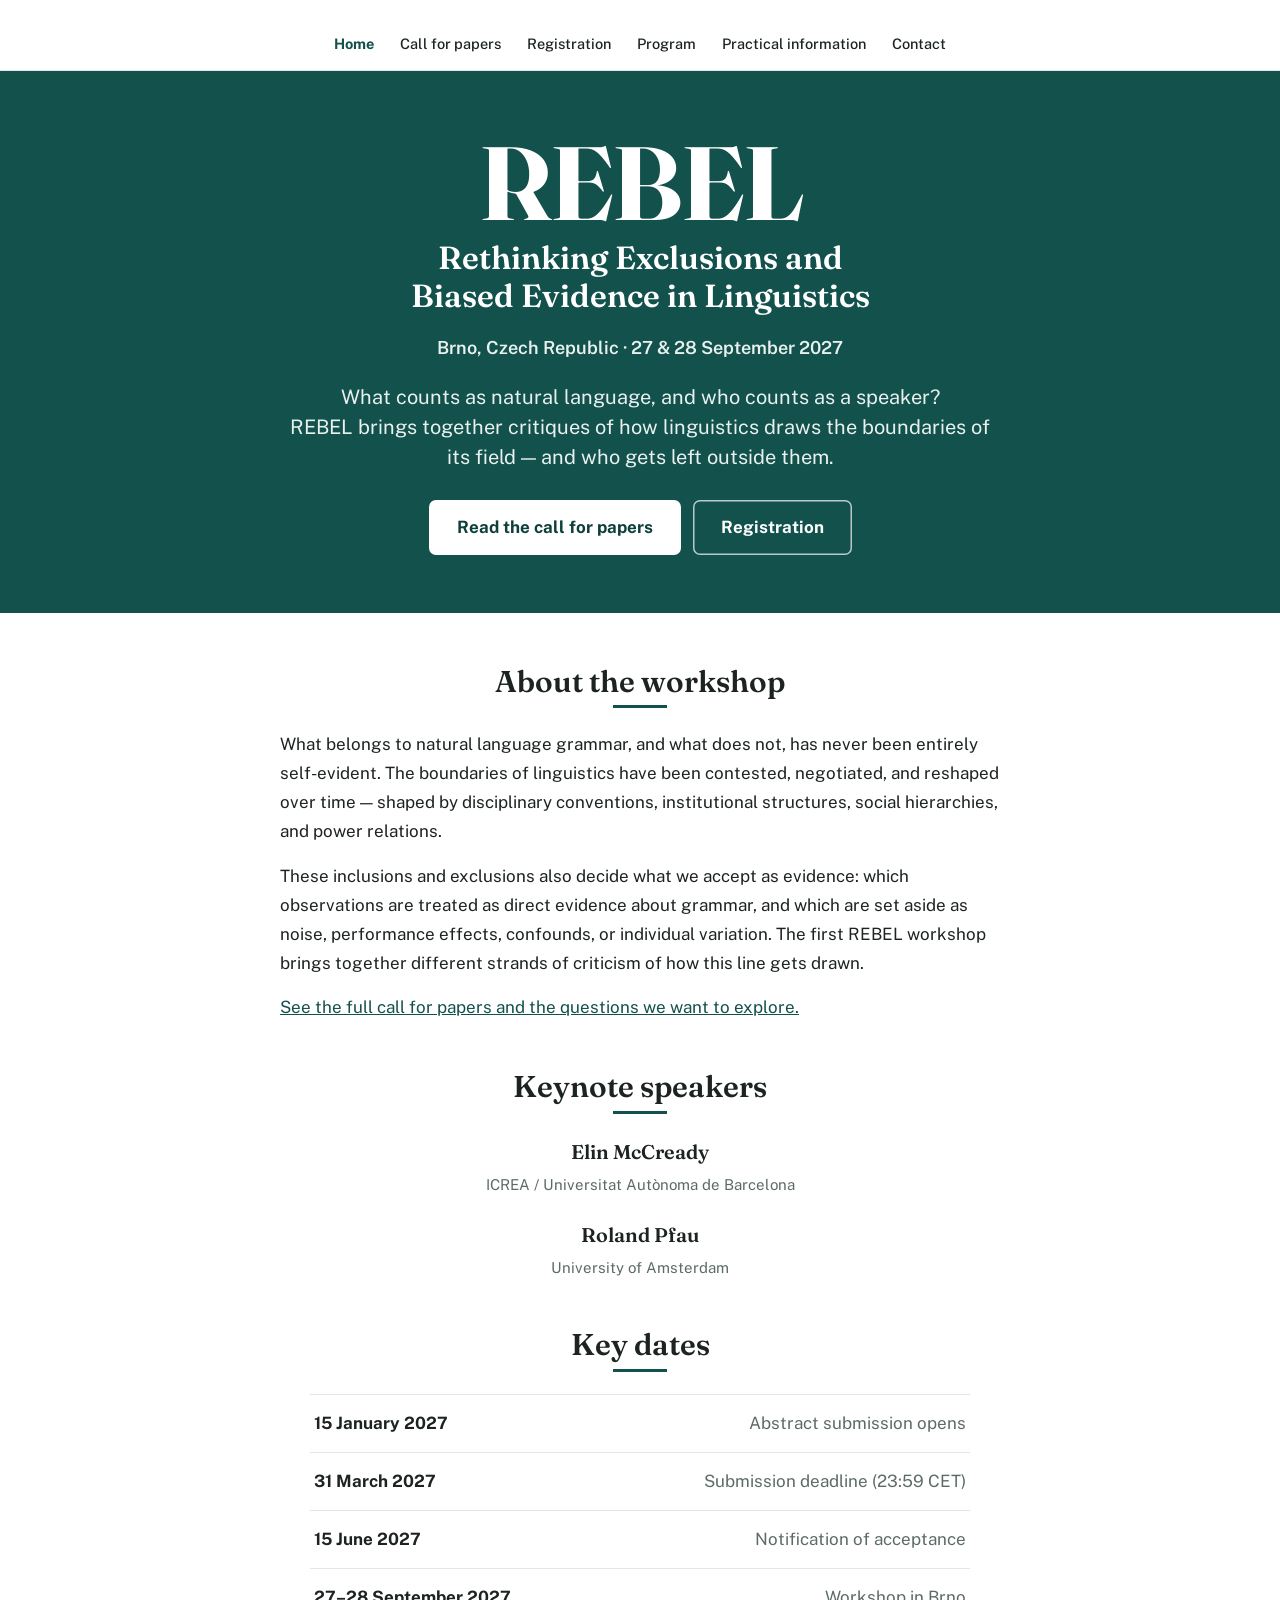
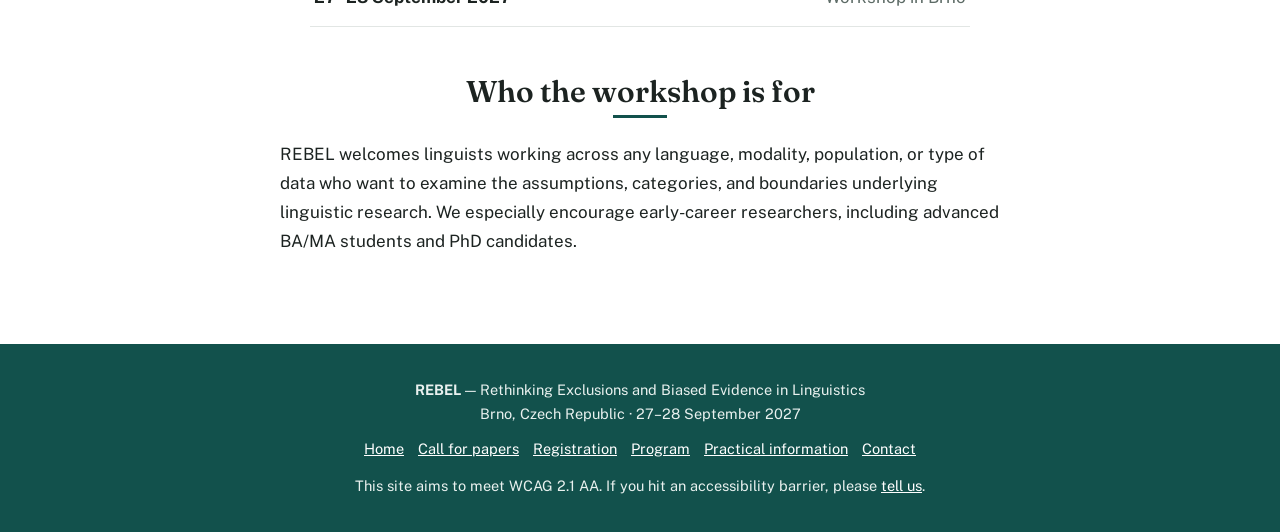
<file: index.html>
<!DOCTYPE html>
<html lang="en">
<head>
<meta charset="utf-8">
<meta name="viewport" content="width=device-width, initial-scale=1">
<title>REBEL — Rethinking Exclusions and Biased Evidence in Linguistics</title>
<meta name="description" content="REBEL: a workshop on how linguistics draws the boundaries of its field, and who gets left outside them. Brno, 27–28 September 2027.">
<link rel="preconnect" href="https://fonts.googleapis.com">
<link rel="preconnect" href="https://fonts.gstatic.com" crossorigin>
<link href="https://fonts.googleapis.com/css2?family=Fraunces:ital,opsz,wght@0,9..144,500;0,9..144,600;0,9..144,700;1,9..144,400&family=Public+Sans:ital,wght@0,400;0,500;0,600;0,700;1,400&display=swap" rel="stylesheet">
<link rel="stylesheet" href="style.css">
</head>
<body>
<a class="skip-link" href="#main">Skip to content</a>
<header class="top"><div class="container">
<nav aria-label="Main"><ul>
<li><a href="index.html" class="here" aria-current="page">Home</a></li>
<li><a href="call-for-papers.html">Call for papers</a></li>
<li><a href="registration.html">Registration</a></li>
<li><a href="program.html">Program</a></li>
<li><a href="practical-information.html">Practical information</a></li>
<li><a href="contact.html">Contact</a></li>
</ul></nav>
</div></header>
<section class="hero"><div class="container">
<div class="wm">REBEL</div>
<div class="ttl">Rethinking Exclusions and <br> Biased Evidence in Linguistics</div>
<div class="meta">Brno, Czech Republic &middot; 27 &amp; 28 September 2027</div>
<p class="stand">What counts as natural language, and who counts as a speaker? <br> REBEL brings together critiques of how linguistics draws the boundaries of its field &mdash; and who gets left outside them.</p>
<div class="btn-row">
<a class="btn" href="call-for-papers.html">Read the call for papers</a>
<a class="btn ghost" href="registration.html">Registration</a>
</div>
</div></section>
<main id="main"><div class="container">
<section class="sec"><h2>About the workshop</h2><hr class="rule"><div class="col"><p>What belongs to natural language grammar, and what does not, has never been entirely self-evident. The boundaries of linguistics have been contested, negotiated, and reshaped over time &mdash; shaped by disciplinary conventions, institutional structures, social hierarchies, and power relations.</p><p>These inclusions and exclusions also decide what we accept as evidence: which observations are treated as direct evidence about grammar, and which are set aside as noise, performance effects, confounds, or individual variation. The first REBEL workshop brings together different strands of criticism of how this line gets drawn.</p><p><a href="call-for-papers.html">See the full call for papers and the questions we want to explore.</a></p></div></section>
<section class="sec"><h2>Keynote speakers</h2><hr class="rule"><div class="contact-block"><h3>Elin McCready</h3><p class="role">ICREA / Universitat Aut&ograve;noma de Barcelona</p></div><div class="contact-block"><h3>Roland Pfau</h3><p class="role">University of Amsterdam</p></div></section>
<section class="sec"><h2>Key dates</h2><hr class="rule"><ul class="dates"><li><span class="d">15 January 2027</span><span class="w">Abstract submission opens</span></li><li><span class="d">31 March 2027</span><span class="w">Submission deadline (23:59 CET)</span></li><li><span class="d">15 June 2027</span><span class="w">Notification of acceptance</span></li><li><span class="d">27&ndash;28 September 2027</span><span class="w">Workshop in Brno</span></li></ul></section>
<section class="sec"><h2>Who the workshop is for</h2><hr class="rule"><div class="col"><p>REBEL welcomes linguists working across any language, modality, population, or type of data who want to examine the assumptions, categories, and boundaries underlying linguistic research. We especially encourage early-career researchers, including advanced BA/MA students and PhD candidates.</p></div></section>
</div></main>
<footer class="foot"><div class="container">
<p><strong>REBEL</strong> — Rethinking Exclusions and Biased Evidence in Linguistics</p>
<p>Brno, Czech Republic · 27&ndash;28 September 2027</p>
<ul class="foot-nav">
<li><a href="index.html">Home</a></li>
<li><a href="call-for-papers.html">Call for papers</a></li>
<li><a href="registration.html">Registration</a></li>
<li><a href="program.html">Program</a></li>
<li><a href="practical-information.html">Practical information</a></li>
<li><a href="contact.html">Contact</a></li>
</ul>
<p style="margin-top:12px">This site aims to meet WCAG 2.1 AA. If you hit an accessibility barrier, please <a href="contact.html">tell us</a>.</p>
</div></footer>
</body></html>
</file>
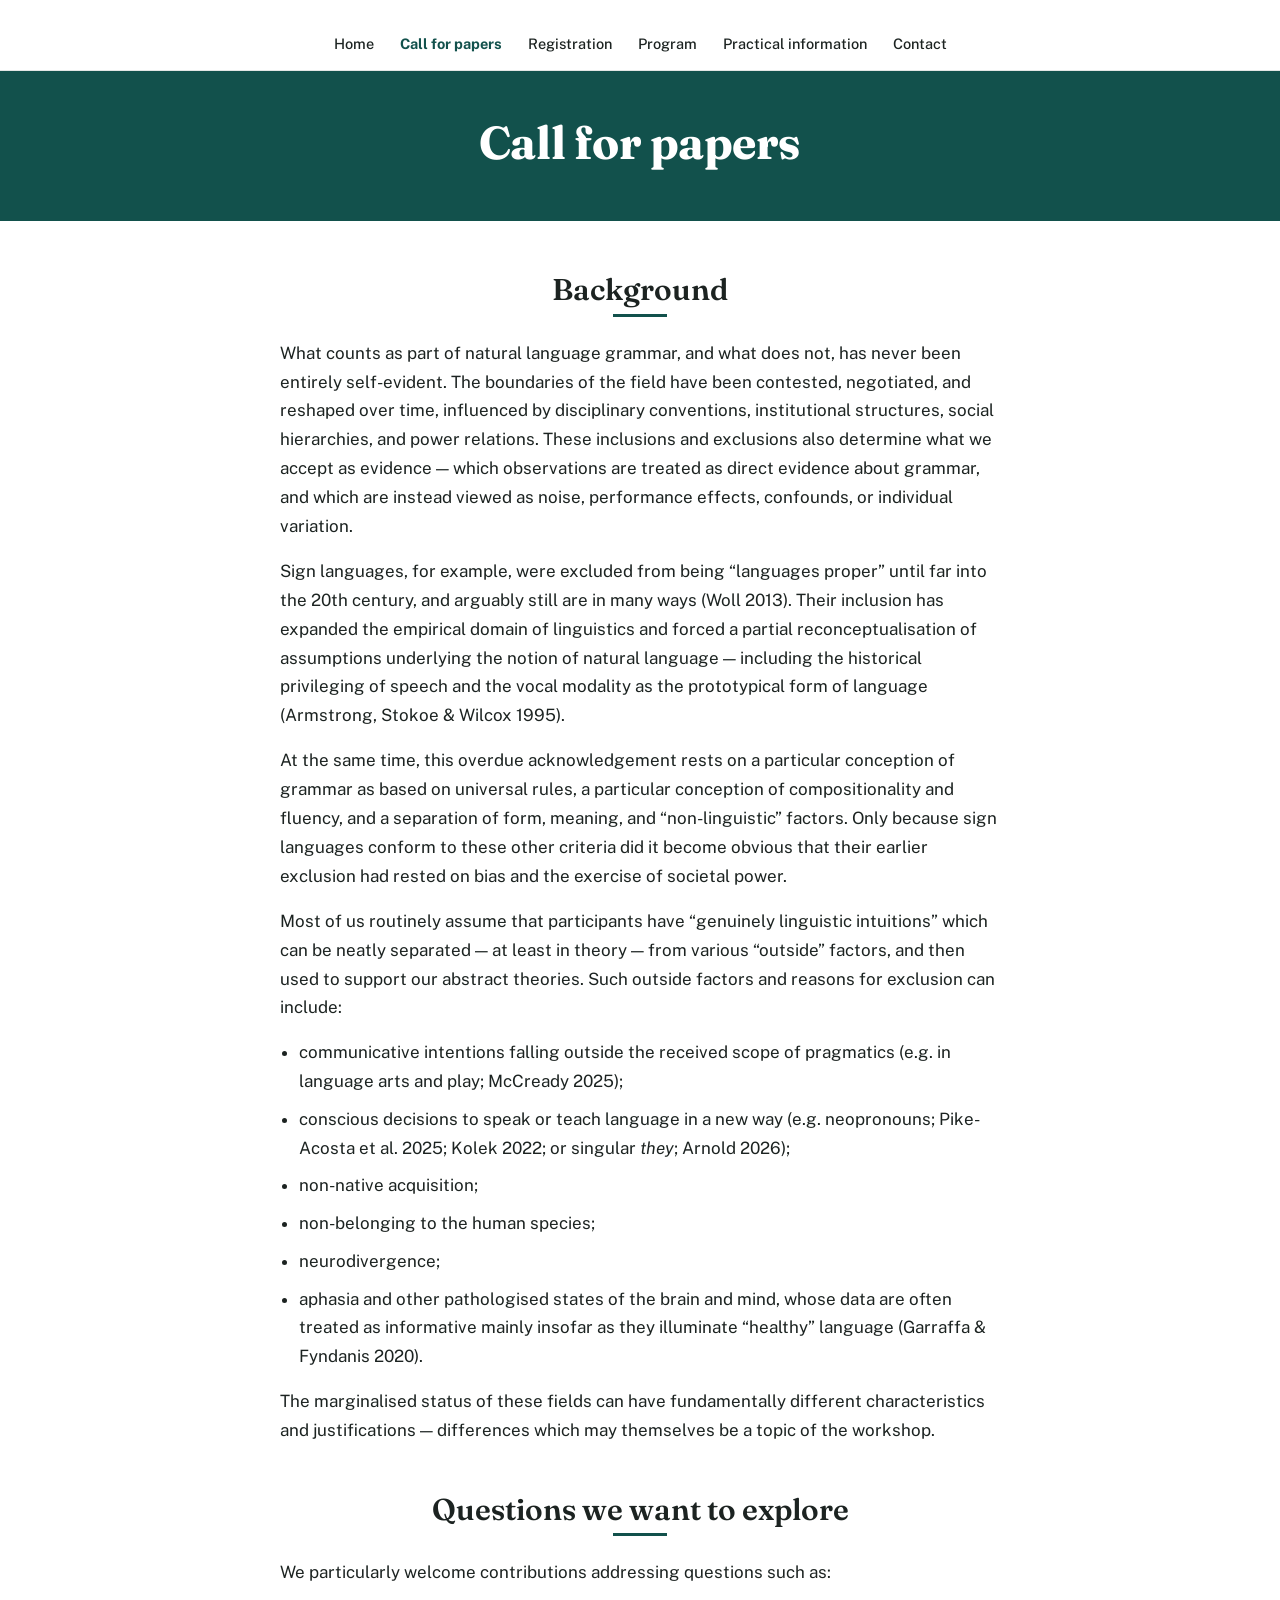
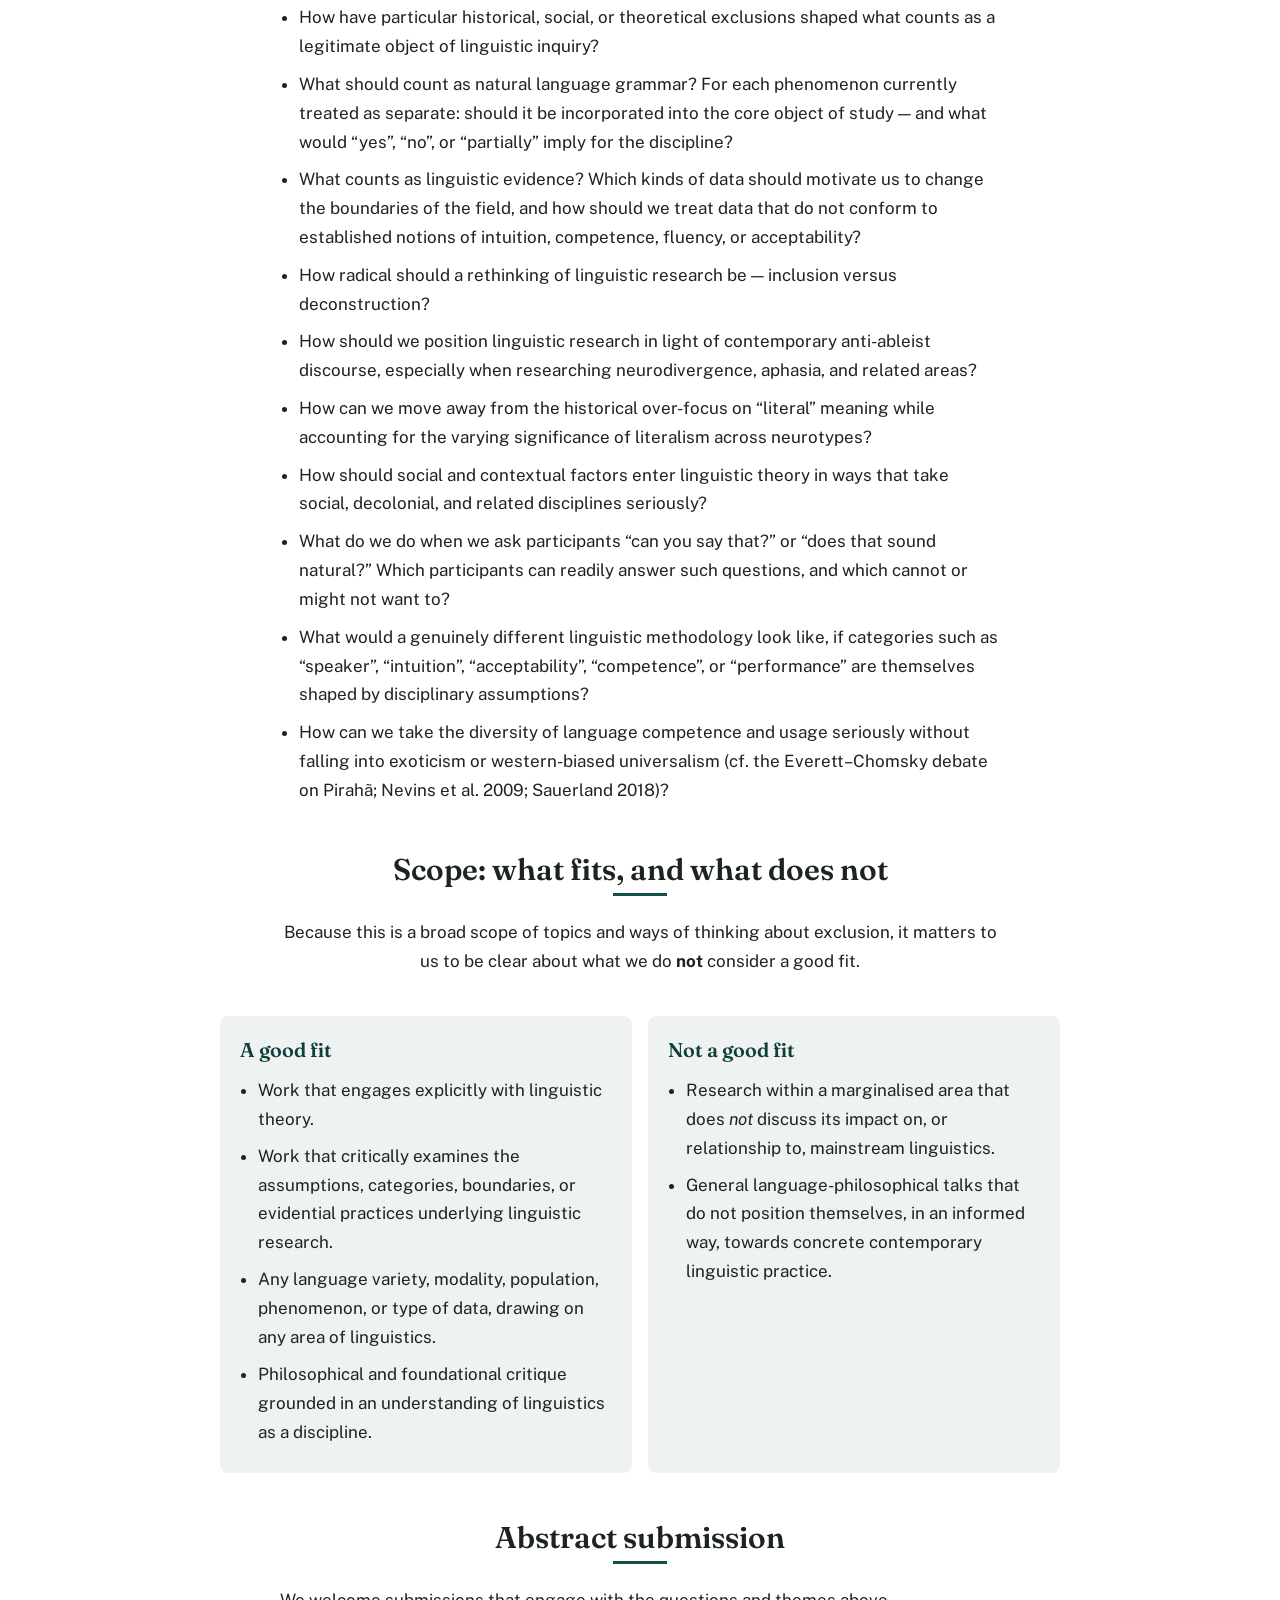
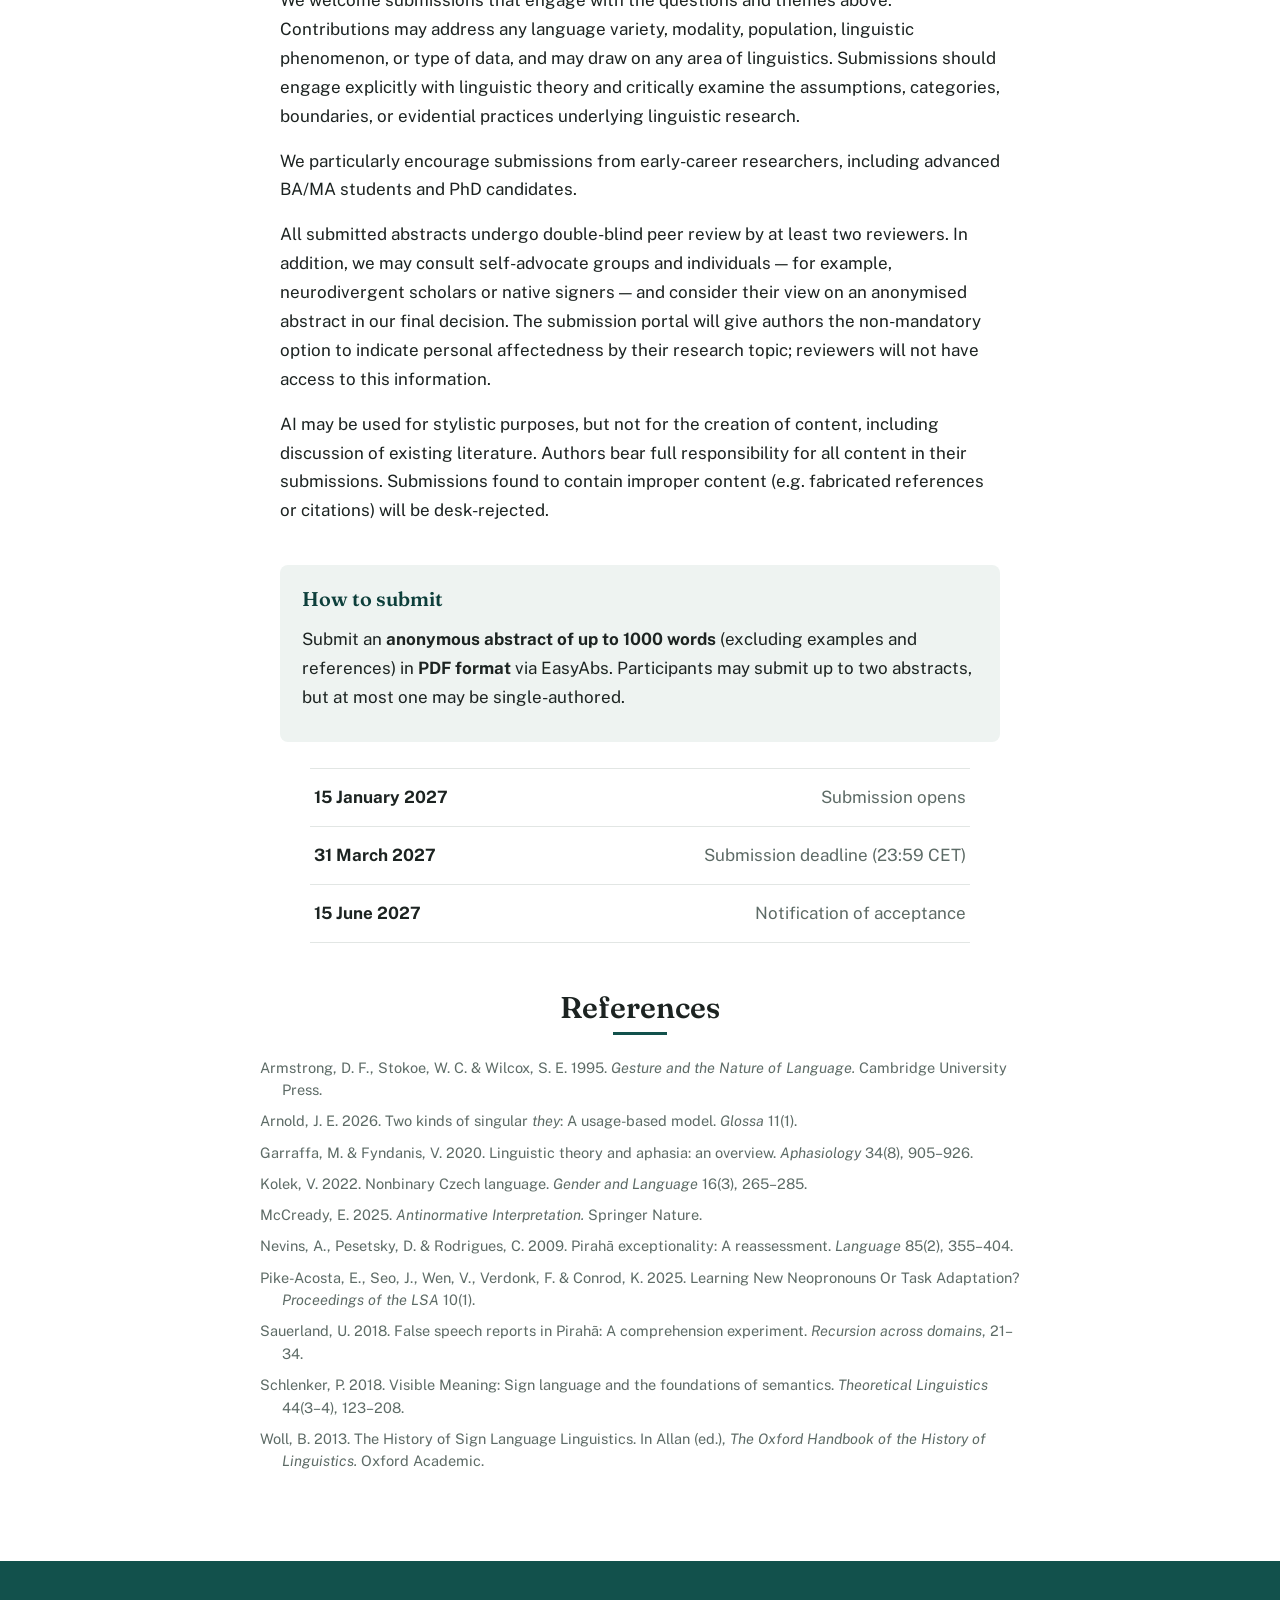
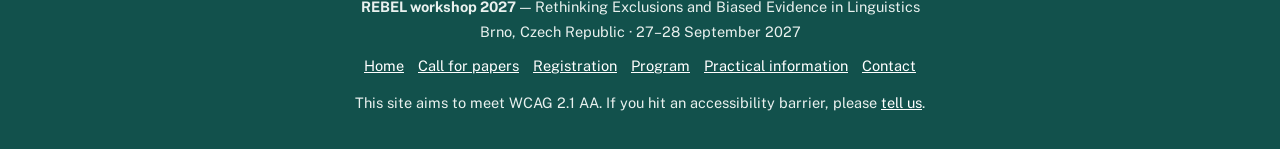
<file: call-for-papers.html>
<!DOCTYPE html>
<html lang="en">
<head>
<meta charset="utf-8">
<meta name="viewport" content="width=device-width, initial-scale=1">
<title>Call for papers — REBEL workshop</title>
<meta name="description" content="Call for papers for the REBEL workshop on exclusions and biased evidence in linguistics. Abstracts due 31 March 2027.">
<link rel="preconnect" href="https://fonts.googleapis.com">
<link rel="preconnect" href="https://fonts.gstatic.com" crossorigin>
<link href="https://fonts.googleapis.com/css2?family=Fraunces:ital,opsz,wght@0,9..144,500;0,9..144,600;0,9..144,700;1,9..144,400&family=Public+Sans:ital,wght@0,400;0,500;0,600;0,700;1,400&display=swap" rel="stylesheet">
<link rel="stylesheet" href="style.css">
</head>
<body>
<a class="skip-link" href="#main">Skip to content</a>
<header class="top"><div class="container">
<nav aria-label="Main"><ul>
<li><a href="index.html">Home</a></li>
<li><a href="call-for-papers.html" class="here" aria-current="page">Call for papers</a></li>
<li><a href="registration.html">Registration</a></li>
<li><a href="program.html">Program</a></li>
<li><a href="practical-information.html">Practical information</a></li>
<li><a href="contact.html">Contact</a></li>
</ul></nav>
</div></header>
<section class="pagehead"><div class="container"><h1>Call for papers</h1><p class="sub"></p></div></section>
<main id="main"><div class="container">
<section class="sec"><h2>Background</h2><hr class="rule"><div class="col"><p>What counts as part of natural language grammar, and what does not, has never been entirely self-evident. The boundaries of the field have been contested, negotiated, and reshaped over time, influenced by disciplinary conventions, institutional structures, social hierarchies, and power relations. These inclusions and exclusions also determine what we accept as evidence &mdash; which observations are treated as direct evidence about grammar, and which are instead viewed as noise, performance effects, confounds, or individual variation.</p><p>Sign languages, for example, were excluded from being &ldquo;languages proper&rdquo; until far into the 20th century, and arguably still are in many ways (Woll 2013). Their inclusion has expanded the empirical domain of linguistics and forced a partial reconceptualisation of assumptions underlying the notion of natural language &mdash; including the historical privileging of speech and the vocal modality as the prototypical form of language (Armstrong, Stokoe &amp; Wilcox 1995).</p><p>At the same time, this overdue acknowledgement rests on a particular conception of grammar as based on universal rules, a particular conception of compositionality and fluency, and a separation of form, meaning, and &ldquo;non-linguistic&rdquo; factors. Only because sign languages conform to these other criteria did it become obvious that their earlier exclusion had rested on bias and the exercise of societal power.</p><p>Most of us routinely assume that participants have &ldquo;genuinely linguistic intuitions&rdquo; which can be neatly separated &mdash; at least in theory &mdash; from various &ldquo;outside&rdquo; factors, and then used to support our abstract theories. Such outside factors and reasons for exclusion can include:</p><ul class="list"><li>communicative intentions falling outside the received scope of pragmatics (e.g. in language arts and play; McCready 2025);</li><li>conscious decisions to speak or teach language in a new way (e.g. neopronouns; Pike-Acosta et al. 2025; Kolek 2022; or singular <em>they</em>; Arnold 2026);</li><li>non-native acquisition;</li><li>non-belonging to the human species;</li><li>neurodivergence;</li><li>aphasia and other pathologised states of the brain and mind, whose data are often treated as informative mainly insofar as they illuminate &ldquo;healthy&rdquo; language (Garraffa &amp; Fyndanis 2020).</li></ul><p>The marginalised status of these fields can have fundamentally different characteristics and justifications &mdash; differences which may themselves be a topic of the workshop.</p></div></section>
<section class="sec"><h2>Questions we want to explore</h2><hr class="rule"><div class="col"><p>We particularly welcome contributions addressing questions such as:</p><ul class="list"><li>How have particular historical, social, or theoretical exclusions shaped what counts as a legitimate object of linguistic inquiry?</li><li>What should count as natural language grammar? For each phenomenon currently treated as separate: should it be incorporated into the core object of study &mdash; and what would &ldquo;yes&rdquo;, &ldquo;no&rdquo;, or &ldquo;partially&rdquo; imply for the discipline?</li><li>What counts as linguistic evidence? Which kinds of data should motivate us to change the boundaries of the field, and how should we treat data that do not conform to established notions of intuition, competence, fluency, or acceptability?</li><li>How radical should a rethinking of linguistic research be &mdash; inclusion versus deconstruction?</li><li>How should we position linguistic research in light of contemporary anti-ableist discourse, especially when researching neurodivergence, aphasia, and related areas?</li><li>How can we move away from the historical over-focus on &ldquo;literal&rdquo; meaning while accounting for the varying significance of literalism across neurotypes?</li><li>How should social and contextual factors enter linguistic theory in ways that take social, decolonial, and related disciplines seriously?</li><li>What do we do when we ask participants &ldquo;can you say that?&rdquo; or &ldquo;does that sound natural?&rdquo; Which participants can readily answer such questions, and which cannot or might not want to?</li><li>What would a genuinely different linguistic methodology look like, if categories such as &ldquo;speaker&rdquo;, &ldquo;intuition&rdquo;, &ldquo;acceptability&rdquo;, &ldquo;competence&rdquo;, or &ldquo;performance&rdquo; are themselves shaped by disciplinary assumptions?</li><li>How can we take the diversity of language competence and usage seriously without falling into exoticism or western-biased universalism (cf. the Everett&ndash;Chomsky debate on Pirah&atilde;; Nevins et al. 2009; Sauerland 2018)?</li></ul></div></section>
<section class="sec"><h2>Scope: what fits, and what does not</h2><hr class="rule"><div class="col"><p style="text-align:center">Because this is a broad scope of topics and ways of thinking about exclusion, it matters to us to be clear about what we do <strong>not</strong> consider a good fit.</p></div><div class="cols" style="margin-top:40px"><div class="card"><h3>A good fit</h3><ul><li>Work that engages explicitly with linguistic theory.</li><li>Work that critically examines the assumptions, categories, boundaries, or evidential practices underlying linguistic research.</li><li>Any language variety, modality, population, phenomenon, or type of data, drawing on any area of linguistics.</li><li>Philosophical and foundational critique grounded in an understanding of linguistics as a discipline.</li></ul></div><div class="card"><h3>Not a good fit</h3><ul><li>Research within a marginalised area that does <em>not</em> discuss its impact on, or relationship to, mainstream linguistics.</li><li>General language-philosophical talks that do not position themselves, in an informed way, towards concrete contemporary linguistic practice.</li></ul></div></div></section>
<section class="sec"><h2>Abstract submission</h2><hr class="rule"><div class="col"><p>We welcome submissions that engage with the questions and themes above. Contributions may address any language variety, modality, population, linguistic phenomenon, or type of data, and may draw on any area of linguistics. Submissions should engage explicitly with linguistic theory and critically examine the assumptions, categories, boundaries, or evidential practices underlying linguistic research.</p><p>We particularly encourage submissions from early-career researchers, including advanced BA/MA students and PhD candidates.</p><p>All submitted abstracts undergo double-blind peer review by at least two reviewers. In addition, we may consult self-advocate groups and individuals &mdash; for example, neurodivergent scholars or native signers &mdash; and consider their view on an anonymised abstract in our final decision. The submission portal will give authors the non-mandatory option to indicate personal affectedness by their research topic; reviewers will not have access to this information.</p><p>AI may be used for stylistic purposes, but not for the creation of content, including discussion of existing literature. Authors bear full responsibility for all content in their submissions. Submissions found to contain improper content (e.g. fabricated references or citations) will be desk-rejected.</p></div><div class="panel" style="margin-top:40px"><h3>How to submit</h3><p>Submit an <strong>anonymous abstract of up to 1000 words</strong> (excluding examples and references) in <strong>PDF format</strong> via EasyAbs. Participants may submit up to two abstracts, but at most one may be single-authored.</p></div><ul class="dates" style="margin-top:26px"><li><span class="d">15 January 2027</span><span class="w">Submission opens</span></li><li><span class="d">31 March 2027</span><span class="w">Submission deadline (23:59 CET)</span></li><li><span class="d">15 June 2027</span><span class="w">Notification of acceptance</span></li></ul></section>
<section class="sec"><h2>References</h2><hr class="rule"><div class="refs"><p>Armstrong, D. F., Stokoe, W. C. &amp; Wilcox, S. E. 1995. <em>Gesture and the Nature of Language.</em> Cambridge University Press.</p><p>Arnold, J. E. 2026. Two kinds of singular <em>they</em>: A usage-based model. <em>Glossa</em> 11(1).</p><p>Garraffa, M. &amp; Fyndanis, V. 2020. Linguistic theory and aphasia: an overview. <em>Aphasiology</em> 34(8), 905&ndash;926.</p><p>Kolek, V. 2022. Nonbinary Czech language. <em>Gender and Language</em> 16(3), 265&ndash;285.</p><p>McCready, E. 2025. <em>Antinormative Interpretation.</em> Springer Nature.</p><p>Nevins, A., Pesetsky, D. &amp; Rodrigues, C. 2009. Pirah&atilde; exceptionality: A reassessment. <em>Language</em> 85(2), 355&ndash;404.</p><p>Pike-Acosta, E., Seo, J., Wen, V., Verdonk, F. &amp; Conrod, K. 2025. Learning New Neopronouns Or Task Adaptation? <em>Proceedings of the LSA</em> 10(1).</p><p>Sauerland, U. 2018. False speech reports in Pirah&atilde;: A comprehension experiment. <em>Recursion across domains</em>, 21&ndash;34.</p><p>Schlenker, P. 2018. Visible Meaning: Sign language and the foundations of semantics. <em>Theoretical Linguistics</em> 44(3&ndash;4), 123&ndash;208.</p><p>Woll, B. 2013. The History of Sign Language Linguistics. In Allan (ed.), <em>The Oxford Handbook of the History of Linguistics.</em> Oxford Academic.</p></div></section>
</div></main>
<footer class="foot"><div class="container">
<p><strong>REBEL workshop 2027</strong> — Rethinking Exclusions and Biased Evidence in Linguistics</p>
<p>Brno, Czech Republic · 27&ndash;28 September 2027</p>
<ul class="foot-nav">
<li><a href="index.html">Home</a></li>
<li><a href="call-for-papers.html">Call for papers</a></li>
<li><a href="registration.html">Registration</a></li>
<li><a href="program.html">Program</a></li>
<li><a href="practical-information.html">Practical information</a></li>
<li><a href="contact.html">Contact</a></li>
</ul>
<p style="margin-top:12px">This site aims to meet WCAG 2.1 AA. If you hit an accessibility barrier, please <a href="contact.html">tell us</a>.</p>
</div></footer>
</body></html>
</file>
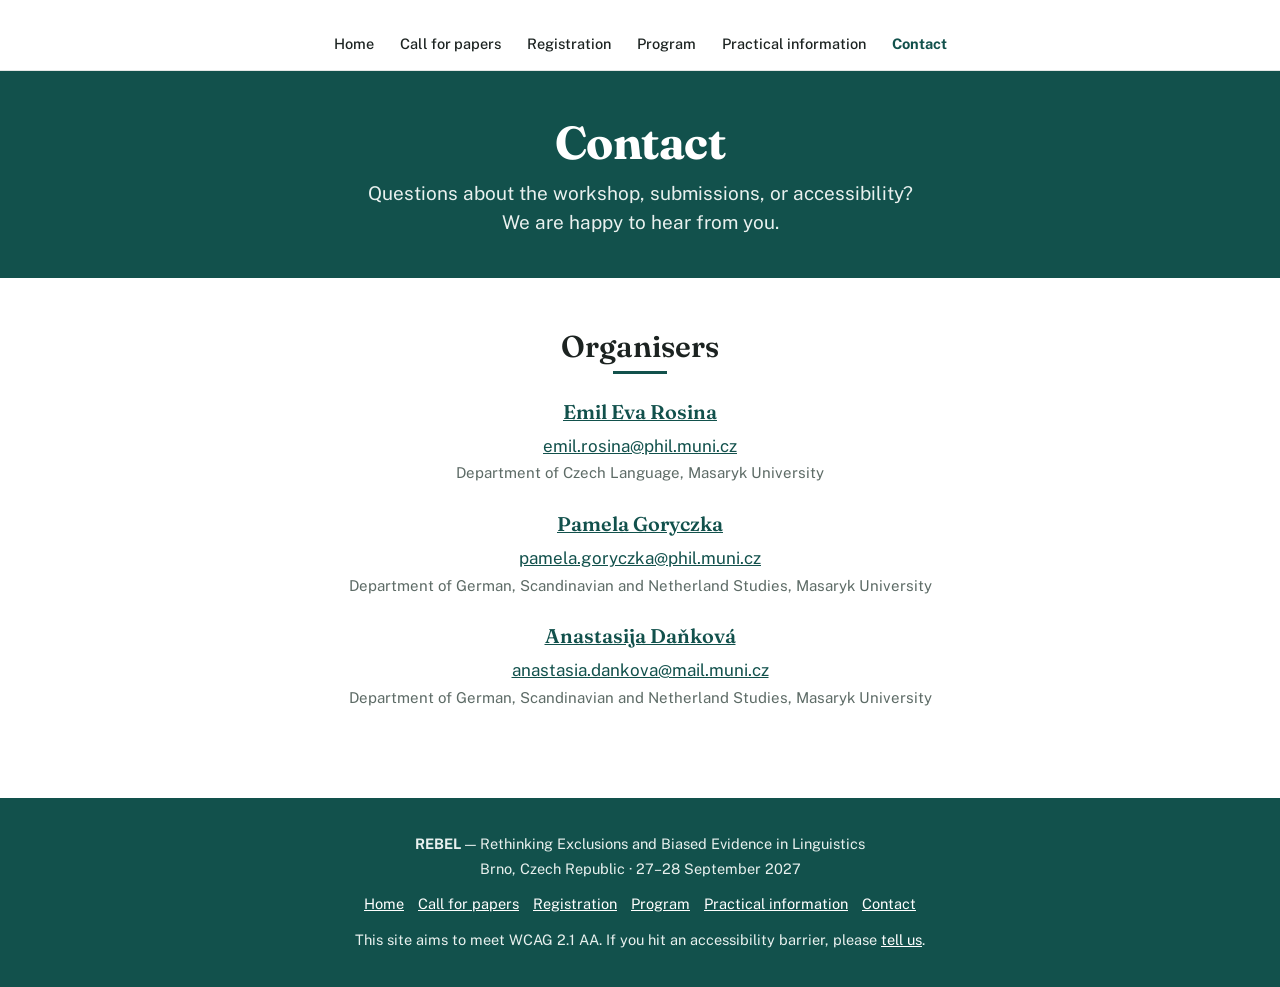
<file: contact.html>
<!DOCTYPE html>
<html lang="en">
<head>
  <meta charset="utf-8">
  <meta name="viewport" content="width=device-width, initial-scale=1">

  <title>Contact — REBEL workshop</title>
  <meta name="description" content="Contact the organisers of the REBEL workshop.">

  <link rel="preconnect" href="https://fonts.googleapis.com">
  <link rel="preconnect" href="https://fonts.gstatic.com" crossorigin>

  <link
    href="https://fonts.googleapis.com/css2?family=Fraunces:ital,opsz,wght@0,9..144,500;0,9..144,600;0,9..144,700;1,0..144,400&family=Public+Sans:ital,wght@0,400;0,0,500;0,0,600;0,0,700;1,0,400&display=swap"
    rel="stylesheet"
  >

  <link rel="stylesheet" href="style.css">
</head>

<body>

  <a class="skip-link" href="#main">Skip to content</a>

  <header class="top">
    <div class="container">
      <nav aria-label="Main">
        <ul>
          <li>
            <a href="index.html">Home</a>
          </li>

          <li>
            <a href="call-for-papers.html">Call for papers</a>
          </li>

          <li>
            <a href="registration.html">Registration</a>
          </li>

          <li>
            <a href="program.html">Program</a>
          </li>

          <li>
            <a href="practical-information.html">Practical information</a>
          </li>

          <li>
            <a href="contact.html" class="here" aria-current="page">
              Contact
            </a>
          </li>
        </ul>
      </nav>
    </div>
  </header>


  <section class="pagehead">
    <div class="container">
      <h1>Contact</h1>

      <p class="sub">
        Questions about the workshop, submissions, or accessibility?<br>
        We are happy to hear from you.
      </p>
    </div>
  </section>


  <main id="main">
    <div class="container">

      <section class="sec">
        <h2>Organisers</h2>

        <hr class="rule">


        <div class="contact-block">
          <h3>
            <a
              href="https://emiling.info/"
              target="_blank"
              rel="noopener"
            >
              Emil Eva Rosina
            </a>
          </h3>

          <p class="email">
            <a href="mailto:emil.rosina@phil.muni.cz">
              emil.rosina@phil.muni.cz
            </a>
          </p>

          <p class="role">
            Department of Czech Language, Masaryk University
          </p>
        </div>


        <div class="contact-block">
          <h3>
            <a
              href="https://www.phil.muni.cz/en/about-us/faculty-staff/256138-pamela-goryczka"
              target="_blank"
              rel="noopener"
            >
              Pamela Goryczka
            </a>
          </h3>

          <p class="email">
            <a href="mailto:pamela.goryczka@phil.muni.cz">
              pamela.goryczka@phil.muni.cz
            </a>
          </p>

          <p class="role">
            Department of German, Scandinavian and Netherland Studies,
            Masaryk University
          </p>
        </div>


        <div class="contact-block">
          <h3>
            <a
              href="https://www.phil.muni.cz/en/about-us/faculty-staff/532014-anastasija-dankova"
              target="_blank"
              rel="noopener"
            >
              Anastasija Da&#328;kov&aacute;
            </a>
          </h3>

          <p class="email">
            <a href="mailto:anastasia.dankova@mail.muni.cz">
              anastasia.dankova@mail.muni.cz
            </a>
          </p>

          <p class="role">
            Department of German, Scandinavian and Netherland Studies,
            Masaryk University
          </p>
        </div>

      </section>

    </div>
  </main>


  <footer class="foot">
    <div class="container">

      <p>
        <strong>REBEL</strong> —
        Rethinking Exclusions and Biased Evidence in Linguistics
      </p>

      <p>
        Brno, Czech Republic · 27&ndash;28 September 2027
      </p>

      <ul class="foot-nav">
        <li>
          <a href="index.html">Home</a>
        </li>

        <li>
          <a href="call-for-papers.html">Call for papers</a>
        </li>

        <li>
          <a href="registration.html">Registration</a>
        </li>

        <li>
          <a href="program.html">Program</a>
        </li>

        <li>
          <a href="practical-information.html">
            Practical information
          </a>
        </li>

        <li>
          <a href="contact.html">Contact</a>
        </li>
      </ul>

      <p style="margin-top: 12px;">
        This site aims to meet WCAG 2.1 AA.
        If you hit an accessibility barrier,
        please <a href="contact.html">tell us</a>.
      </p>

    </div>
  </footer>

</body>
</html>
</file>
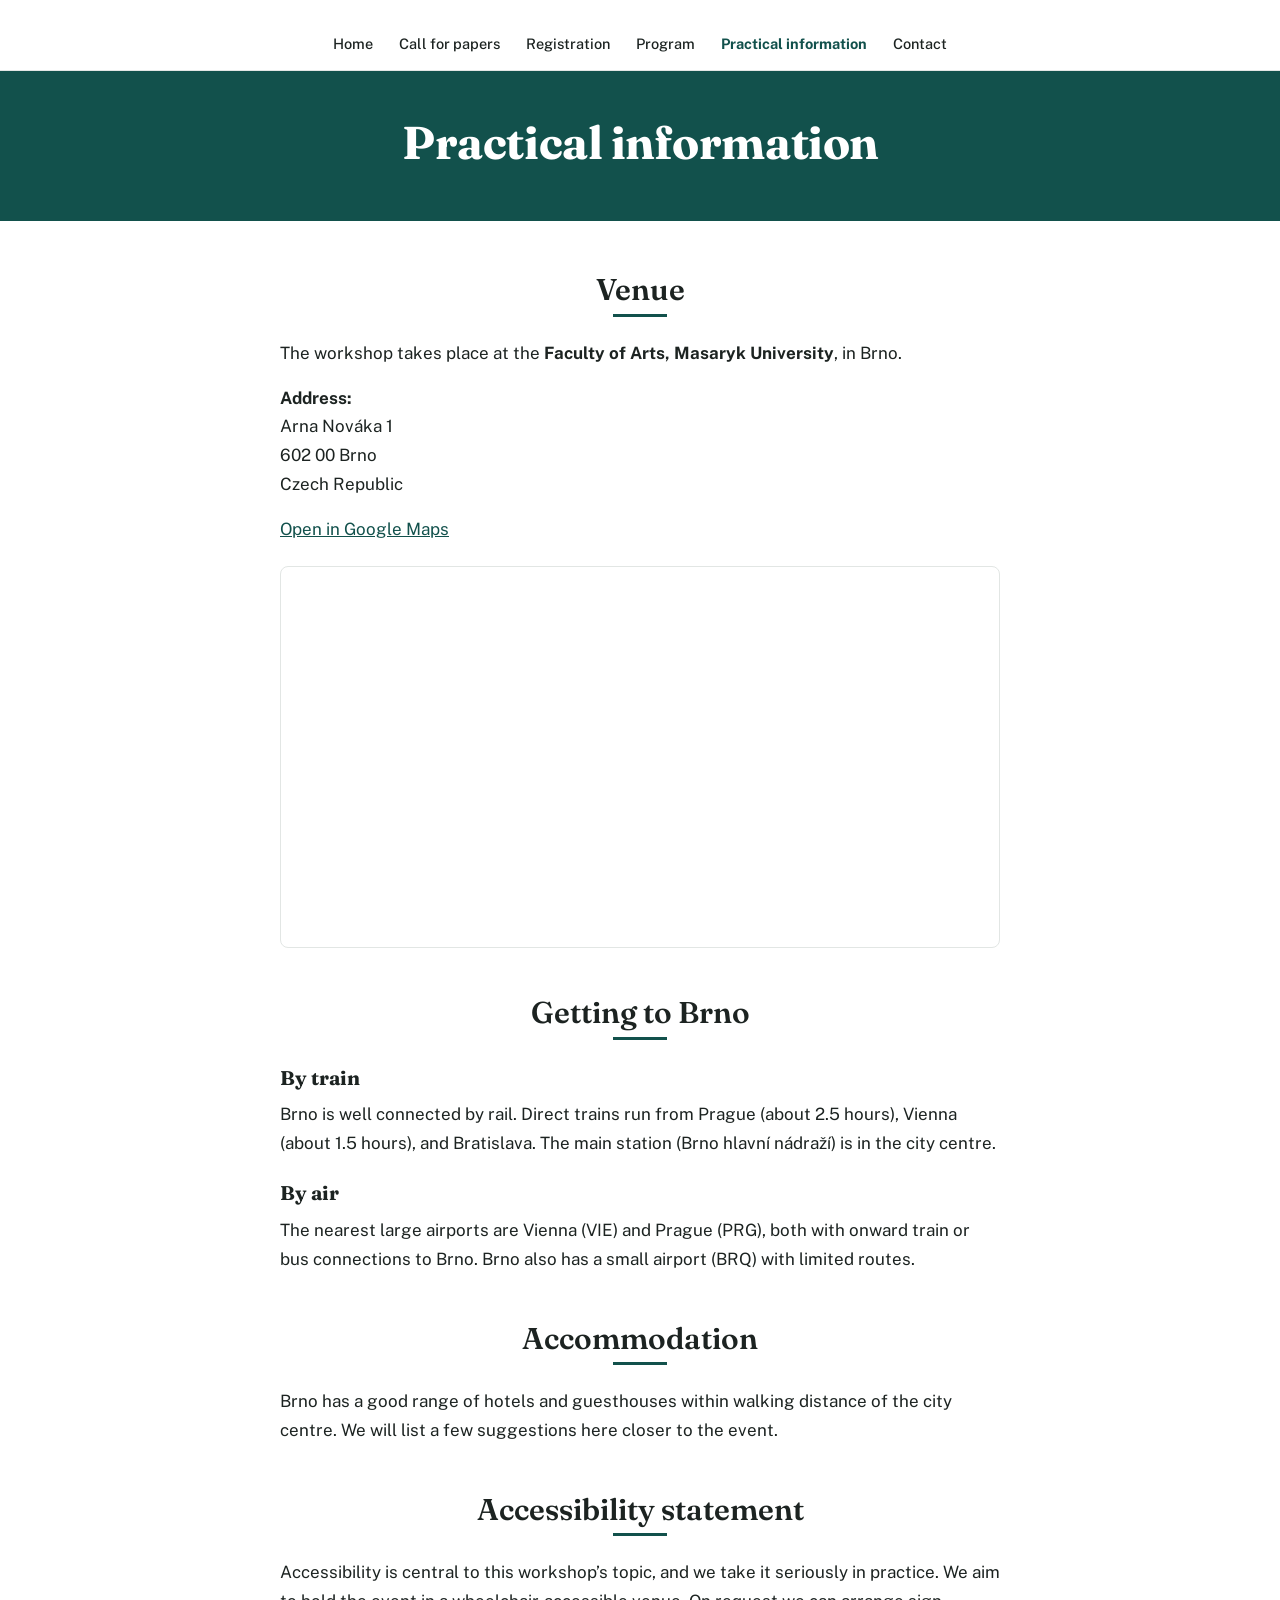
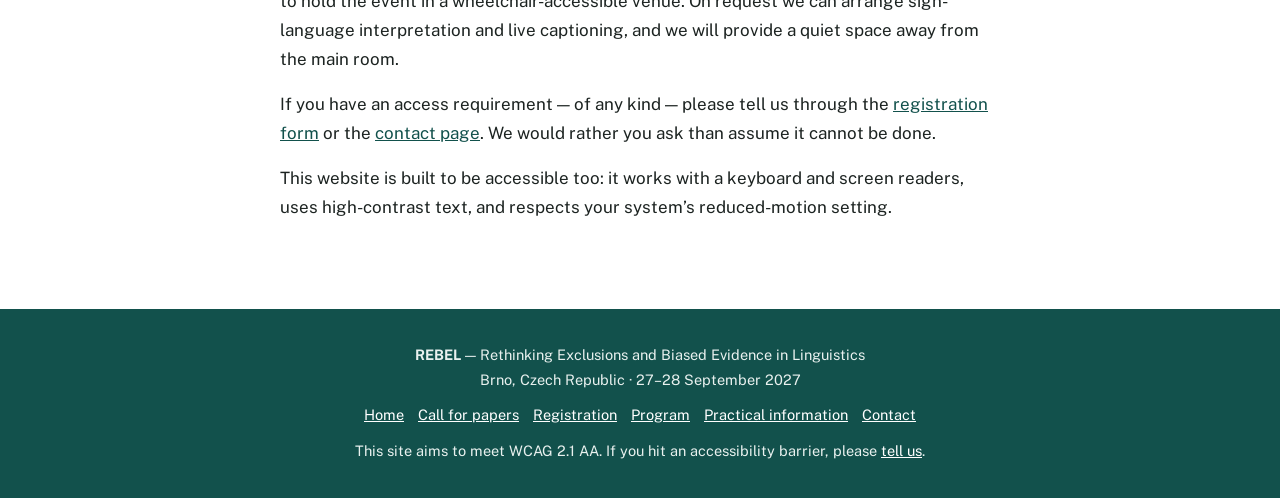
<file: practical-information.html>
<!DOCTYPE html>
<html lang="en">
<head>
<meta charset="utf-8">
<meta name="viewport" content="width=device-width, initial-scale=1">
<title>Practical information — REBEL workshop</title>
<meta name="description" content="Venue, travel, accommodation, and accessibility for the REBEL workshop in Brno.">
<link rel="preconnect" href="https://fonts.googleapis.com">
<link rel="preconnect" href="https://fonts.gstatic.com" crossorigin>
<link href="https://fonts.googleapis.com/css2?family=Fraunces:ital,opsz,wght@0,9..144,500;0,9..144,600;0,9..144,700;1,9..144,400&family=Public+Sans:ital,wght@0,400;0,500;0,600;0,700;1,400&display=swap" rel="stylesheet">
<link rel="stylesheet" href="style.css">
</head>
<body>
<a class="skip-link" href="#main">Skip to content</a>
<header class="top"><div class="container">
<nav aria-label="Main"><ul>
<li><a href="index.html">Home</a></li>
<li><a href="call-for-papers.html">Call for papers</a></li>
<li><a href="registration.html">Registration</a></li>
<li><a href="program.html">Program</a></li>
<li><a href="practical-information.html" class="here" aria-current="page">Practical information</a></li>
<li><a href="contact.html">Contact</a></li>
</ul></nav>
</div></header>
<section class="pagehead"><div class="container"><h1>Practical information</h1><p class="sub"></p></div></section>
<main id="main"><div class="container">
<section class="sec"><h2>Venue</h2><hr class="rule"><div class="col"><p>The workshop takes place at the <strong>Faculty of Arts, Masaryk University</strong>, in Brno.<!-- EDIT: add the exact room here, e.g. "in the Dean&apos;s Meeting Room, Building C". --></p><p><strong>Address:</strong><br>Arna Nov&aacute;ka 1<br>602&nbsp;00 Brno<br>Czech Republic</p><p><a href="https://maps.google.com/maps?q=Arna%20Nov%C3%A1ka%201%20Brno" target="_blank" rel="noopener">Open in Google Maps</a></p></div><div class="map"><iframe title="Map of the venue: Faculty of Arts, Masaryk University, Arna Nováka 1, Brno" src="https://maps.google.com/maps?q=Arna%20Nov%C3%A1ka%201%20Brno&amp;t=&amp;z=16&amp;ie=UTF8&amp;iwloc=&amp;output=embed" loading="lazy"></iframe></div></section>
<section class="sec"><h2>Getting to Brno</h2><hr class="rule"><div class="col"><h3 style="font-family:var(--serif);margin-bottom:.3rem">By train</h3><p>Brno is well connected by rail. Direct trains run from <!-- EDIT -->Prague (about 2.5 hours), Vienna (about 1.5 hours), and Bratislava. The main station (Brno hlavn&iacute; n&aacute;dra&#382;&iacute;) is in the city centre.</p><h3 style="font-family:var(--serif);margin:1.2rem 0 .3rem">By air</h3><p>The nearest large airports are <!-- EDIT -->Vienna (VIE) and Prague (PRG), both with onward train or bus connections to Brno. Brno also has a small airport (BRQ) with limited routes.</p></div></section>
<section class="sec"><h2>Accommodation</h2><hr class="rule"><div class="col"><p>Brno has a good range of hotels and guesthouses within walking distance of the city centre. We will list a few suggestions here closer to the event.</p></div></section>
<section class="sec"><h2>Accessibility statement</h2><hr class="rule"><div class="col"><p>Accessibility is central to this workshop&rsquo;s topic, and we take it seriously in practice. We aim to hold the event in a wheelchair-accessible venue. On request we can arrange sign-language interpretation and live captioning, and we will provide a quiet space away from the main room.</p><p>If you have an access requirement &mdash; of any kind &mdash; please tell us through the <a href="registration.html">registration form</a> or the <a href="contact.html">contact page</a>. We would rather you ask than assume it cannot be done.</p><p>This website is built to be accessible too: it works with a keyboard and screen readers, uses high-contrast text, and respects your system&rsquo;s reduced-motion setting.</p></div></section>
</div></main>
<footer class="foot"><div class="container">
<p><strong>REBEL</strong> — Rethinking Exclusions and Biased Evidence in Linguistics</p>
<p>Brno, Czech Republic · 27&ndash;28 September 2027</p>
<ul class="foot-nav">
<li><a href="index.html">Home</a></li>
<li><a href="call-for-papers.html">Call for papers</a></li>
<li><a href="registration.html">Registration</a></li>
<li><a href="program.html">Program</a></li>
<li><a href="practical-information.html">Practical information</a></li>
<li><a href="contact.html">Contact</a></li>
</ul>
<p style="margin-top:12px">This site aims to meet WCAG 2.1 AA. If you hit an accessibility barrier, please <a href="contact.html">tell us</a>.</p>
</div></footer>
</body></html>
</file>
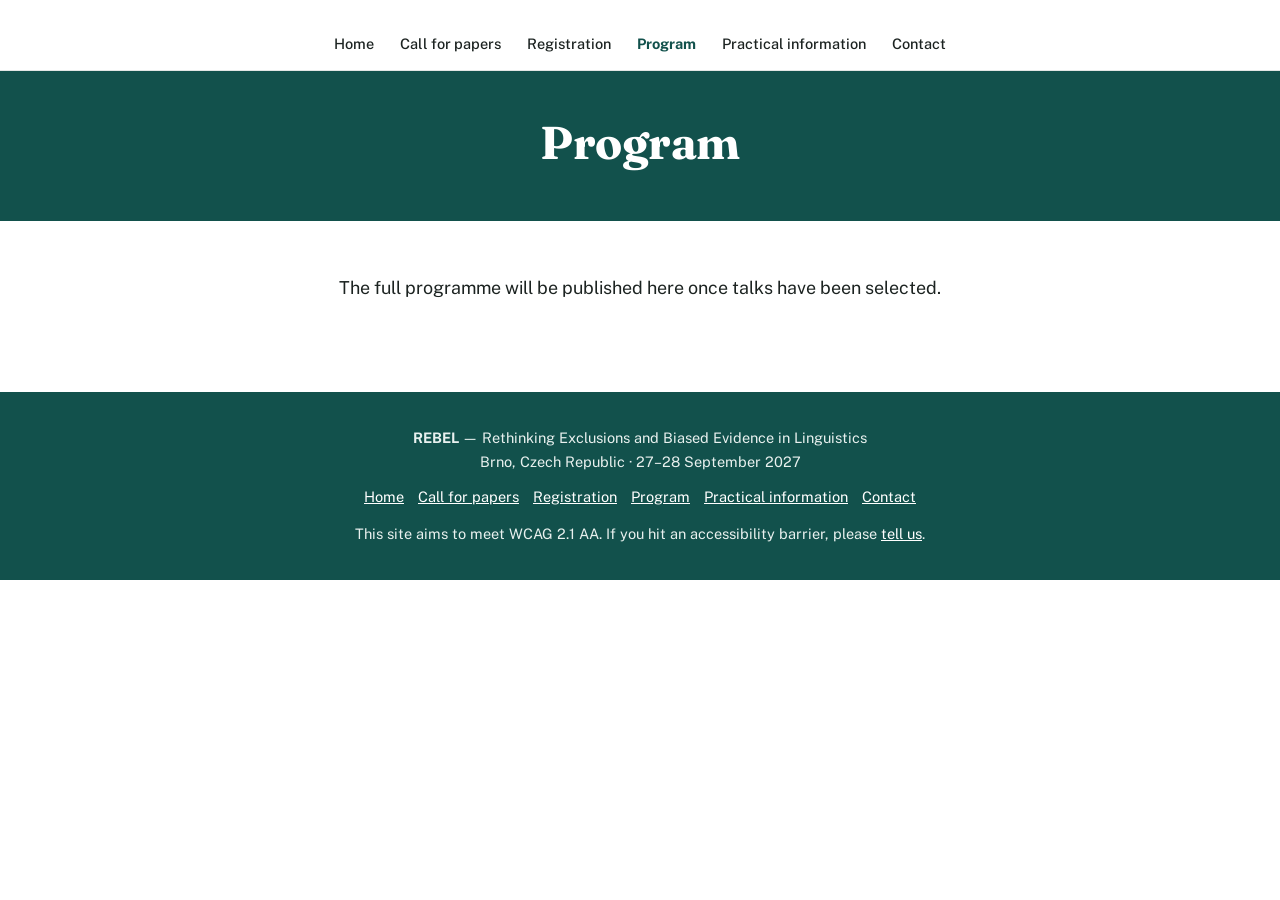
<file: program.html>
<!DOCTYPE html>
<html lang="en">
<head>
<meta charset="utf-8">
<meta name="viewport" content="width=device-width, initial-scale=1">
<title>Program — REBEL workshop</title>
<meta name="description" content="Programme for the REBEL workshop, Brno, 27–28 September 2027.">
<link rel="preconnect" href="https://fonts.googleapis.com">
<link rel="preconnect" href="https://fonts.gstatic.com" crossorigin>
<link href="https://fonts.googleapis.com/css2?family=Fraunces:ital,opsz,wght@0,9..144,500;0,9..144,600;0,9..144,700;1,9..144,400&family=Public+Sans:ital,wght@0,400;0,500;0,600;0,700;1,400&display=swap" rel="stylesheet">
<link rel="stylesheet" href="style.css">
</head>
<body>
<a class="skip-link" href="#main">Skip to content</a>
<header class="top"><div class="container">
<nav aria-label="Main"><ul>
<li><a href="index.html">Home</a></li>
<li><a href="call-for-papers.html">Call for papers</a></li>
<li><a href="registration.html">Registration</a></li>
<li><a href="program.html" class="here" aria-current="page">Program</a></li>
<li><a href="practical-information.html">Practical information</a></li>
<li><a href="contact.html">Contact</a></li>
</ul></nav>
</div></header>
<section class="pagehead"><div class="container"><h1>Program</h1><p class="sub"></p></div></section>
<main id="main"><div class="container">
<section class="sec"><div class="col" style="max-width:640px"><p style="text-align:center;font-size:1.12rem">The full programme will be published here once talks have been selected.</p></div></section>
</div></main>
<footer class="foot"><div class="container">
<p><strong>REBEL </strong> — Rethinking Exclusions and Biased Evidence in Linguistics</p>
<p>Brno, Czech Republic · 27&ndash;28 September 2027</p>
<ul class="foot-nav">
<li><a href="index.html">Home</a></li>
<li><a href="call-for-papers.html">Call for papers</a></li>
<li><a href="registration.html">Registration</a></li>
<li><a href="program.html">Program</a></li>
<li><a href="practical-information.html">Practical information</a></li>
<li><a href="contact.html">Contact</a></li>
</ul>
<p style="margin-top:12px">This site aims to meet WCAG 2.1 AA. If you hit an accessibility barrier, please <a href="contact.html">tell us</a>.</p>
</div></footer>
</body></html>
</file>
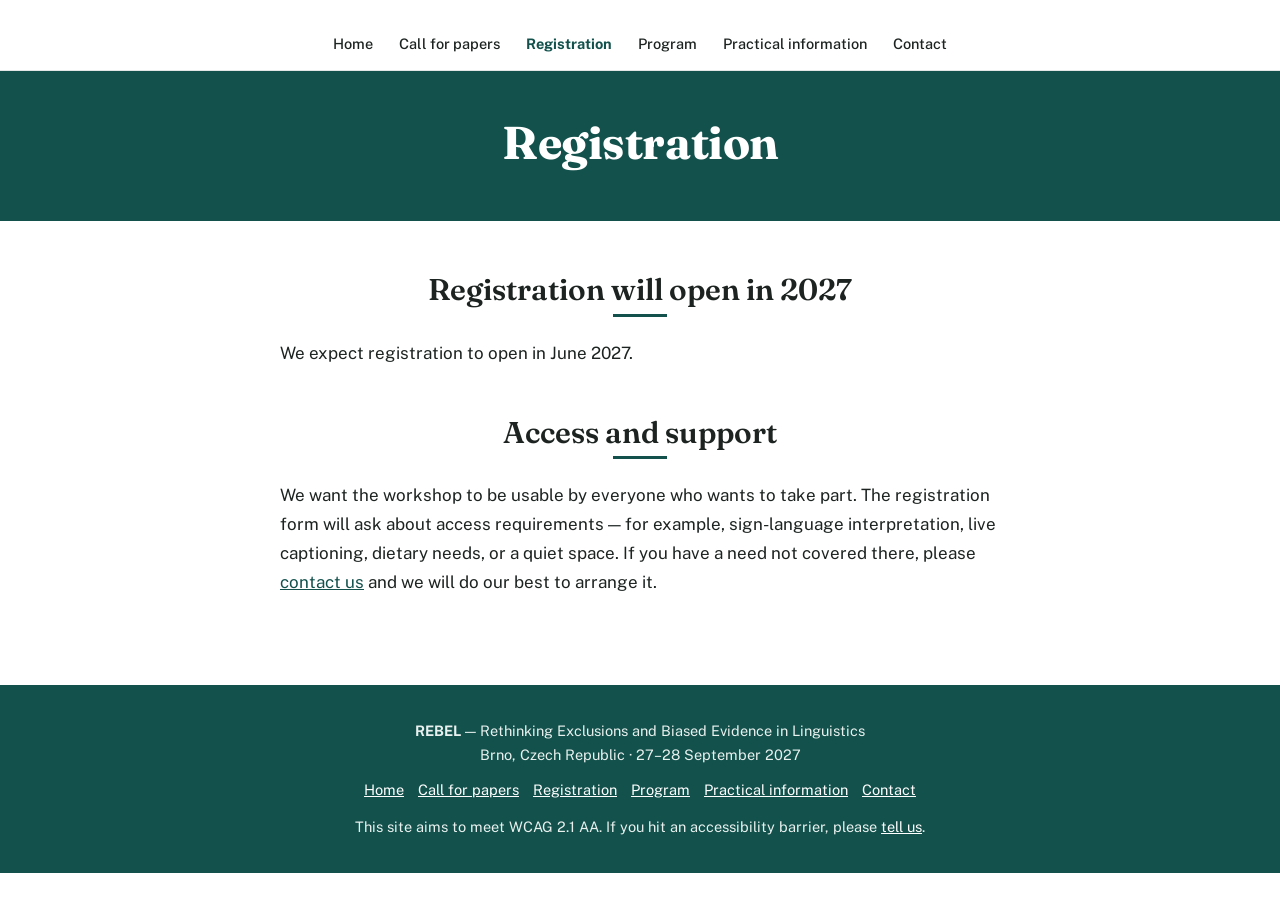
<file: registration.html>
<!DOCTYPE html>
<html lang="en">
<head>
<meta charset="utf-8">
<meta name="viewport" content="width=device-width, initial-scale=1">
<title>Registration — REBEL workshop</title>
<meta name="description" content="Registration information for the REBEL workshop, Brno, 27–28 September 2027.">
<link rel="preconnect" href="https://fonts.googleapis.com">
<link rel="preconnect" href="https://fonts.gstatic.com" crossorigin>
<link href="https://fonts.googleapis.com/css2?family=Fraunces:ital,opsz,wght@0,9..144,500;0,9..144,600;0,9..144,700;1,9..144,400&family=Public+Sans:ital,wght@0,400;0,500;0,600;0,700;1,400&display=swap" rel="stylesheet">
<link rel="stylesheet" href="style.css">
</head>
<body>
<a class="skip-link" href="#main">Skip to content</a>
<header class="top"><div class="container">
<nav aria-label="Main"><ul>
<li><a href="index.html">Home</a></li>
<li><a href="call-for-papers.html">Call for papers</a></li>
<li><a href="registration.html" class="here" aria-current="page">Registration</a></li>
<li><a href="program.html">Program</a></li>
<li><a href="practical-information.html">Practical information</a></li>
<li><a href="contact.html">Contact</a></li>
</ul></nav>
</div></header>
<section class="pagehead"><div class="container"><h1>Registration</h1><p class="sub"></p></div></section>
<main id="main"><div class="container">
<section class="sec"><h2>Registration will open in 2027</h2><hr class="rule"><div class="col"><p>We expect registration to open in June 2027. </div></section>
<section class="sec"><h2>Access and support</h2><hr class="rule"><div class="col"><p>We want the workshop to be usable by everyone who wants to take part. The registration form will ask about access requirements &mdash; for example, sign-language interpretation, live captioning, dietary needs, or a quiet space. If you have a need not covered there, please <a href="contact.html">contact us</a> and we will do our best to arrange it.</p></div></section>
</div></main>
<footer class="foot"><div class="container">
<p><strong>REBEL</strong> — Rethinking Exclusions and Biased Evidence in Linguistics</p>
<p>Brno, Czech Republic · 27&ndash;28 September 2027</p>
<ul class="foot-nav">
<li><a href="index.html">Home</a></li>
<li><a href="call-for-papers.html">Call for papers</a></li>
<li><a href="registration.html">Registration</a></li>
<li><a href="program.html">Program</a></li>
<li><a href="practical-information.html">Practical information</a></li>
<li><a href="contact.html">Contact</a></li>
</ul>
<p style="margin-top:12px">This site aims to meet WCAG 2.1 AA. If you hit an accessibility barrier, please <a href="contact.html">tell us</a>.</p>
</div></footer>
</body></html>
</file>
<file: style.css>
/* =========================================================================
   REBEL workshop — shared stylesheet (centered, full-width, teal band)
   -------------------------------------------------------------------------
   Change the WORDS inside the .html files, not this file.
   If you want to recolour the whole site, change --teal (and --teal-d) below.
   ========================================================================= */
:root{
  --teal:#12514c;      /* hero band + accents — change this to recolour */
  --teal-d:#0d3f3b;    /* darker teal (hover, headings on band)         */
  --tint:#eef3f1;      /* pale teal for panels/cards                    */
  --ink:#1c2321;       /* main text                                     */
  --soft:#5d6b66;      /* quieter text                                  */
  --line:#e2e6e4;      /* hairlines                                     */
  --band-text:#e9f1ef; /* light text on the teal band                  */
  --paper:#ffffff;
  --serif:"Fraunces",Georgia,serif;
  --sans:"Public Sans",system-ui,-apple-system,"Segoe UI",Roboto,sans-serif;
}
*,*::before,*::after{box-sizing:border-box;margin:0}
html{-webkit-text-size-adjust:100%}
body{background:var(--paper);color:var(--ink);font-family:var(--sans);font-size:17px;line-height:1.7;-webkit-font-smoothing:antialiased;text-rendering:optimizeLegibility}
img{max-width:100%;height:auto;display:block}
a{color:var(--teal)}
a:hover{color:var(--teal-d)}
a:focus-visible,button:focus-visible{outline:3px solid var(--teal);outline-offset:2px}

.skip-link{position:absolute;left:-999px;top:0;background:var(--teal-d);color:#fff;padding:.6rem 1rem;z-index:100;text-decoration:none}
.skip-link:focus{left:0}

.container{max-width:960px;margin:0 auto;padding:0 28px}

/* ---------- top bar (identical on every page) ---------- */
.top{border-bottom:1px solid var(--line);text-align:center;padding:18px 0 12px}
.kicker{font-family:var(--serif);font-weight:600;font-size:19px;letter-spacing:.01em;color:var(--ink);text-decoration:none;display:inline-block}
.kicker span{color:var(--teal);font-weight:700}
.top nav ul{list-style:none;display:flex;flex-wrap:wrap;justify-content:center;gap:2px 6px;margin-top:11px;padding:0}
.top nav a{color:var(--ink);text-decoration:none;font-size:14.5px;font-weight:500;padding:5px 10px;border-radius:5px}
.top nav a:hover{background:var(--tint);color:var(--teal-d)}
.top nav a.here{color:var(--teal);font-weight:700}

/* ---------- hero band (home) ---------- */
.hero{background:var(--teal);color:#fff;text-align:center;padding:64px 28px 58px}
.hero .wm{font-family:var(--serif);font-weight:700;font-size:clamp(58px,11vw,104px);line-height:.92;letter-spacing:-.02em}
.hero .ttl{font-family:var(--serif);font-weight:600;font-size:clamp(22px,3vw,32px);line-height:1.2;margin:8px auto 18px;max-width:24ch;color:#fff}
.hero .meta{color:var(--band-text);font-weight:600;font-size:18px;margin-bottom:18px}
.hero .stand{color:var(--band-text);font-size:20px;line-height:1.5;max-width:60ch;margin:0 auto 28px}

/* ---------- compact page header (inner pages) ---------- */
.pagehead{background:var(--teal);color:#fff;text-align:center;padding:48px 28px 42px}
.pagehead h1{font-family:var(--serif);font-weight:700;font-size:clamp(30px,5vw,46px);line-height:1.05;letter-spacing:-.01em}
.pagehead .sub{color:var(--band-text);font-size:19px;line-height:1.5;max-width:60ch;margin:12px auto 0}

/* ---------- buttons ---------- */
.btn-row{display:flex;flex-wrap:wrap;justify-content:center;gap:12px}
.btn{display:inline-block;background:#fff;color:var(--teal-d);text-decoration:none;font-weight:700;padding:13px 28px;border-radius:7px}
.btn:hover{background:var(--tint);color:var(--teal-d)}
.btn.ghost{background:transparent;color:#fff;box-shadow:inset 0 0 0 1.5px rgba(255,255,255,.7)}
.btn.ghost:hover{background:rgba(255,255,255,.12);color:#fff}
/* teal button for use on white content areas */
.btn.solid{background:var(--teal);color:#fff}
.btn.solid:hover{background:var(--teal-d);color:#fff}

/* ---------- content ---------- */
main{padding:52px 0 16px}
.sec{margin-bottom:48px}
.sec h2{font-family:var(--serif);font-weight:600;font-size:clamp(24px,3vw,30px);text-align:center;line-height:1.15;margin-bottom:6px}
.rule{width:54px;height:3px;background:var(--teal);border:0;margin:0 auto 22px}
.col{max-width:720px;margin:0 auto;text-align:left}
.col p{margin-bottom:1rem}
.col p:last-child{margin-bottom:0}
.list{padding-left:1.2rem;margin:0 0 1rem}
.list li{margin-bottom:.55rem}

/* key dates */
.dates{list-style:none;max-width:660px;margin:0 auto;padding:0;text-align:left}
.dates li{display:flex;flex-wrap:wrap;justify-content:space-between;gap:6px 16px;padding:14px 4px;border-bottom:1px solid var(--line)}
.dates li:first-child{border-top:1px solid var(--line)}
.dates .d{font-weight:700}
.dates .w{color:var(--soft)}

/* two cards (welcome / not a good fit) */
.cols{display:grid;grid-template-columns:1fr;gap:16px;max-width:840px;margin:0 auto;text-align:left}
@media(min-width:720px){.cols{grid-template-columns:1fr 1fr}}
.card{background:var(--tint);padding:18px 20px;border-radius:8px}
.card h3{font-family:var(--serif);font-weight:600;color:var(--teal-d);margin-bottom:8px}
.card ul{margin:0;padding-left:1.1rem}
.card li{margin-bottom:.5rem}

/* highlighted panel */
.panel{background:var(--tint);max-width:720px;margin:0 auto 8px;padding:18px 22px;border-radius:8px;text-align:left}
.panel h3{font-family:var(--serif);font-weight:600;color:var(--teal-d);margin-bottom:8px}
.panel p{margin-bottom:.8rem}

/* editable reminder box — delete when a page is done */
.todo{background:#FBF3DE;border:1px dashed #C79A3A;color:#6b5416;max-width:720px;margin:0 auto 26px;padding:14px 18px;border-radius:8px;font-size:15px;text-align:left}
.todo strong{color:#8a6a1a}

/* program */
.slots{list-style:none;max-width:700px;margin:0 auto;padding:0;text-align:left}
.slots li{display:flex;flex-wrap:wrap;gap:6px 18px;padding:11px 4px;border-bottom:1px solid var(--line)}
.slots .time{font-variant-numeric:tabular-nums;color:var(--teal);font-weight:700;min-width:6.5rem}

/* references */
.refs{max-width:760px;margin:0 auto;font-size:14.5px;line-height:1.55;color:var(--soft);text-align:left}
.refs p{margin-bottom:.55rem;text-indent:-1.4rem;padding-left:1.4rem}

/* contact */
.contact-block{max-width:620px;margin:0 auto 22px;text-align:center}
.contact-block h3{font-family:var(--serif);font-weight:600;margin-bottom:2px}
.contact-block .role{color:var(--soft);font-size:15px}

/* embedded map */
.map{max-width:720px;margin:22px auto 0;border-radius:8px;overflow:hidden;border:1px solid var(--line)}
.map iframe{width:100%;height:380px;border:0;display:block}

/* footer */
.foot{background:var(--teal);color:var(--band-text);text-align:center;padding:34px 28px;margin-top:24px;font-size:14.5px;line-height:1.7}
.foot a{color:#fff}
.foot .foot-nav{list-style:none;display:flex;flex-wrap:wrap;justify-content:center;gap:4px 14px;margin:10px 0 0;padding:0}

@media(max-width:560px){
  .dates li{justify-content:flex-start}
}
@media(prefers-reduced-motion:no-preference){
  a,.btn{transition:color .12s ease,background-color .12s ease}
}
</file>
